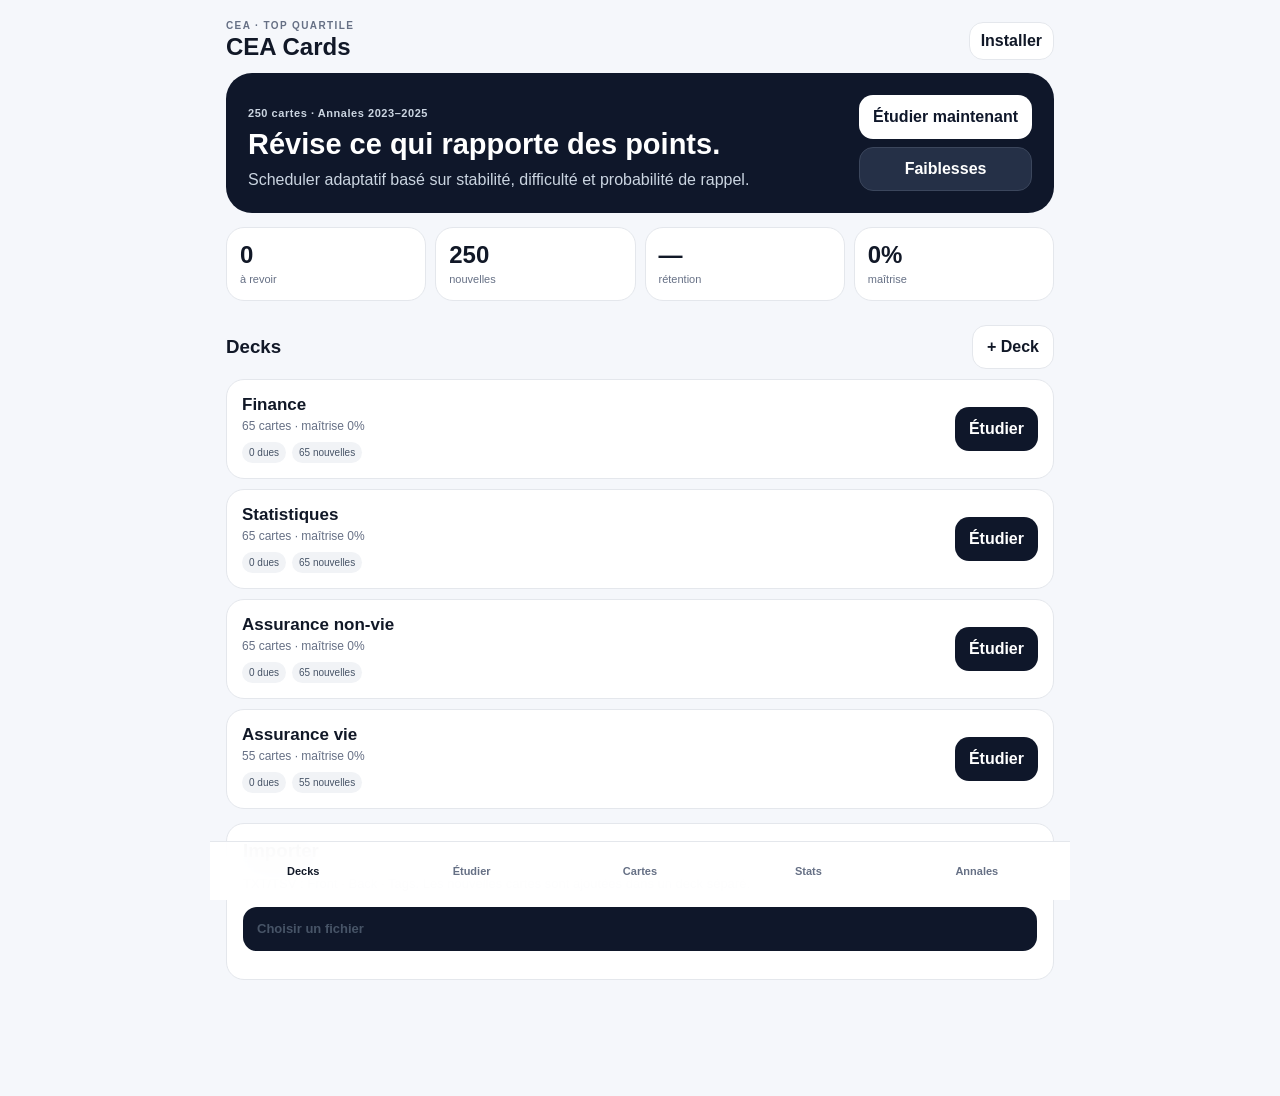
<file: index.html>
<!doctype html>
<html lang="fr">
<head>
<meta charset="utf-8">
<meta name="viewport" content="width=device-width,initial-scale=1,viewport-fit=cover">
<meta name="theme-color" content="#0f172a">
<meta name="apple-mobile-web-app-capable" content="yes">
<meta name="apple-mobile-web-app-status-bar-style" content="default">
<meta name="apple-mobile-web-app-title" content="CEA Cards">
<link rel="manifest" href="manifest.webmanifest">
<link rel="apple-touch-icon" href="icon-192.png">
<link rel="stylesheet" href="styles.css">
<title>CEA Cards</title>
</head>
<body>
<div id="app">
<header class="topbar">
  <div><div class="eyebrow">CEA · TOP QUARTILE</div><h1>CEA Cards</h1></div>
  <button id="installBtn" class="ghost small" type="button">Installer</button>
</header>

<main>
<section id="view-decks" class="view active">
  <div class="hero">
    <div>
      <span class="hero-kicker">250 cartes · Annales 2023–2025</span>
      <h2>Révise ce qui rapporte des points.</h2>
      <p>Scheduler adaptatif basé sur stabilité, difficulté et probabilité de rappel.</p>
    </div>
    <div class="hero-actions">
      <button id="studyAllBtn" class="primary light" type="button">Étudier maintenant</button>
      <button id="weakBtn" class="secondary-dark" type="button">Faiblesses</button>
    </div>
  </div>

  <div class="metric-grid">
    <div class="metric"><span id="dueCount">0</span><small>à revoir</small></div>
    <div class="metric"><span id="newCount">0</span><small>nouvelles</small></div>
    <div class="metric"><span id="retentionMini">—</span><small>rétention</small></div>
    <div class="metric"><span id="masteryMini">—</span><small>maîtrise</small></div>
  </div>

  <div class="section-head"><h3>Decks</h3><button id="newDeckBtn" class="ghost" type="button">+ Deck</button></div>
  <div id="deckList" class="deck-list"></div>

  <div class="panel">
    <h3>Importer</h3>
    <p class="muted">TXT/TSV : Front · Back · Tags. Les nouvelles cartes sont ajoutées dans un deck séparé.</p>
    <label class="file-button">Choisir un fichier<input id="tsvImport" type="file" accept=".txt,.tsv,text/plain,text/tab-separated-values"></label>
  </div>
</section>

<section id="view-study" class="view">
  <div class="study-head">
    <button id="studyBack" class="ghost" type="button">← Decks</button>
    <div id="studyProgress" class="progress-label">0 / 0</div>
    <button id="undoBtn" class="ghost" type="button">Annuler</button>
  </div>
  <div id="studyEmpty" class="empty hidden">
    <h2>Session terminée</h2><p>Aucune autre carte dans cette session.</p>
    <button id="studyEmptyBack" class="primary" type="button">Retour</button>
  </div>
  <div id="studyArea">
    <div class="study-meta"><span id="studyDeckName"></span><span id="studyState"></span></div>
    <div class="retrieval"><span>Rappel estimé</span><b id="retrievability">—</b></div>
    <article id="flashcard" class="flashcard" tabindex="0">
      <div id="cardFront" class="card-face"></div>
      <div id="cardBack" class="card-face answer hidden"></div>
    </article>
    <button id="showAnswerBtn" class="primary wide" type="button">Afficher la réponse</button>
    <div id="gradeRow" class="grade-row hidden">
      <button class="grade again" data-grade="1" type="button"><b>Again</b><span id="i1">1m</span></button>
      <button class="grade hard" data-grade="2" type="button"><b>Hard</b><span id="i2">—</span></button>
      <button class="grade good" data-grade="3" type="button"><b>Good</b><span id="i3">—</span></button>
      <button class="grade easy" data-grade="4" type="button"><b>Easy</b><span id="i4">—</span></button>
    </div>
    <div class="keyboard-hint">Espace = réponse · 1/2/3/4 = Again/Hard/Good/Easy</div>
  </div>
</section>

<section id="view-browse" class="view">
  <div class="section-head"><h2>Cartes</h2><button id="addCardBtn" class="primary" type="button">+ Carte</button></div>
  <div class="filters">
    <input id="searchCards" class="search" type="search" placeholder="Rechercher…">
    <select id="deckFilter" class="select"><option value="">Tous les decks</option></select>
  </div>
  <div id="cardList" class="card-list"></div>
</section>

<section id="view-stats" class="view">
  <h2>Statistiques</h2>
  <div class="metric-grid stats">
    <div class="metric"><span id="studiedToday">0</span><small>aujourd'hui</small></div>
    <div class="metric"><span id="retention">—</span><small>rétention</small></div>
    <div class="metric"><span id="streak">0</span><small>série</small></div>
    <div class="metric"><span id="mastery">—</span><small>maîtrise</small></div>
  </div>
  <div class="panel">
    <h3>Maîtrise par deck</h3>
    <div id="deckMastery" class="bars"></div>
  </div>
  <div class="panel">
    <h3>Intervalles</h3>
    <div id="intervalBars" class="bars"></div>
  </div>
  <div class="panel">
    <h3>Scheduler</h3>
    <label>Rétention cible
      <select id="targetRetention">
        <option value="0.85">85 % · moins de révisions</option>
        <option value="0.90">90 % · recommandé</option>
        <option value="0.92">92 %</option>
        <option value="0.95">95 % · intensif concours</option>
      </select>
    </label>
    <label>Nouvelles cartes / jour<input id="newLimit" type="number" min="0" max="250"></label>
    <label>Révisions / jour<input id="reviewLimit" type="number" min="0" max="9999"></label>
    <button id="saveSettings" class="primary" type="button">Enregistrer</button>
  </div>
  <div class="panel">
    <h3>Sauvegarde</h3>
    <div class="row">
      <button id="exportBtn" class="ghost" type="button">Exporter JSON</button>
      <label class="file-button compact">Restaurer JSON<input id="restoreInput" type="file" accept=".json,application/json"></label>
    </div>
  </div>
</section>

<section id="view-annales" class="view">
  <div class="section-head">
    <div>
      <div class="eyebrow">MODE EXAMEN · SOURCES OFFICIELLES IRM</div>
      <h2>Annales CEA</h2>
    </div>
  </div>

  <div id="annalesHome">
    <div class="panel exam-intro">
      <h3>Simulation dans les conditions du concours</h3>
      <p class="muted">Sujet officiel IRM, feuille-réponse dans l'app, compte à rebours de 3 heures, marquage des questions et sauvegarde automatique.</p>
      <p class="muted"><b>Rigueur :</b> l'IRM indique que les corrigés ne sont pas fournis. L'app ne présente donc aucune clé comme « officielle » si elle ne l'est pas.</p>
    </div>
    <div id="examYearList" class="exam-year-list"></div>

    <div class="panel">
      <h3>Historique des tentatives</h3>
      <div id="attemptHistory" class="attempt-history"></div>
    </div>
  </div>

  <div id="examRunner" class="hidden">
    <div class="exam-runner-head">
      <button id="examExitBtn" class="ghost" type="button">← Annales</button>
      <div>
        <div id="examYearTitle" class="exam-title"></div>
        <div id="examTimer" class="exam-timer">03:00:00</div>
      </div>
      <button id="examSubmitBtn" class="primary" type="button">Terminer</button>
    </div>

    <div class="exam-source-panel">
      <div>
        <b>Sujet officiel</b>
        <div class="muted" id="examSourceNote"></div>
      </div>
      <a id="officialPdfLink" class="primary pdf-link" target="_blank" rel="noopener">Ouvrir le PDF officiel</a>
    </div>

    <div class="exam-progress-wrap">
      <div class="exam-progress-bar"><div id="examProgressFill"></div></div>
      <div id="examProgressText" class="muted"></div>
    </div>

    <div class="exam-toolbar">
      <button id="prevExamQuestion" class="ghost" type="button">← Précédente</button>
      <select id="examSectionSelect" class="select compact-select">
        <option value="all">Toutes les matières</option>
        <option value="finance">Finance</option>
        <option value="stats">Statistiques</option>
        <option value="nonvie">Non-vie</option>
        <option value="vie">Vie</option>
      </select>
      <button id="flagQuestionBtn" class="ghost" type="button">⚐ Marquer</button>
      <button id="nextExamQuestion" class="ghost" type="button">Suivante →</button>
    </div>

    <div class="exam-question-card">
      <div class="exam-q-top">
        <span id="examQuestionNumber">Question 1 / 56</span>
        <span id="examQuestionSection" class="pill">Finance</span>
      </div>
      <p class="exam-instruction">Lis la question correspondante dans le sujet officiel, puis saisis ta réponse ici.</p>

      <div class="exam-answer-choices">
        <label><input type="radio" name="examAnswer" value="A"><span>A</span></label>
        <label><input type="radio" name="examAnswer" value="B"><span>B</span></label>
        <label><input type="radio" name="examAnswer" value="C"><span>C</span></label>
        <label><input type="radio" name="examAnswer" value="D"><span>D</span></label>
        <label><input type="radio" name="examAnswer" value="E"><span>E</span></label>
      </div>
      <button id="clearExamAnswer" class="ghost small" type="button">Effacer la réponse</button>
    </div>

    <div class="exam-grid-wrap">
      <div class="exam-grid-label">Feuille-réponse</div>
      <div id="examQuestionGrid" class="exam-question-grid"></div>
    </div>
  </div>

  <dialog id="examResultDialog">
    <div class="dialog-body">
      <h3>Résultat de la tentative</h3>
      <div id="examResultBody"></div>
      <button id="closeExamResult" class="primary wide" type="button">Fermer</button>
    </div>
  </dialog>
</section>

</main>

<nav class="bottom-nav">
  <button class="nav-btn active" data-view="decks" type="button">Decks</button>
  <button class="nav-btn" data-view="study" type="button">Étudier</button>
  <button class="nav-btn" data-view="browse" type="button">Cartes</button>
  <button class="nav-btn" data-view="stats" type="button">Stats</button>
      <button class="nav-btn" data-view="annales" type="button">Annales</button>
</nav>
</div>

<dialog id="cardDialog">
<form method="dialog" id="cardForm">
<h3 id="cardDialogTitle">Nouvelle carte</h3>
<input id="editCardId" type="hidden">
<label>Deck<select id="cardDeck"></select></label>
<label>Recto<textarea id="frontInput" rows="4" required></textarea></label>
<label>Verso<textarea id="backInput" rows="5" required></textarea></label>
<label>Tags<input id="tagsInput" type="text"></label>
<div class="dialog-actions">
<button id="deleteCardBtn" class="danger hidden" type="button">Supprimer</button>
<button class="ghost" value="cancel">Annuler</button>
<button id="saveCardBtn" class="primary" value="default">Enregistrer</button>
</div>
</form>
</dialog>

<dialog id="deckDialog"><form method="dialog" id="deckForm">
<h3>Nouveau deck</h3><label>Nom<input id="deckNameInput" required></label>
<div class="dialog-actions"><button class="ghost" value="cancel">Annuler</button><button class="primary" value="default">Créer</button></div>
</form></dialog>

<dialog id="installDialog"><div class="dialog-body">
<h3>Installer sur iPhone</h3>
<ol><li>Héberge ce dossier sur GitHub Pages ou un autre hébergeur HTTPS.</li><li>Ouvre l'adresse dans Safari.</li><li>Partager → <b>Sur l'écran d'accueil</b>.</li><li>Ouvre CEA Cards comme une app.</li></ol>
<button id="closeInstall" class="primary wide" type="button">OK</button>
</div></dialog>

<script src="starter_cards.js"></script>
<script src="app.js"></script>
</body>
</html>
</file>
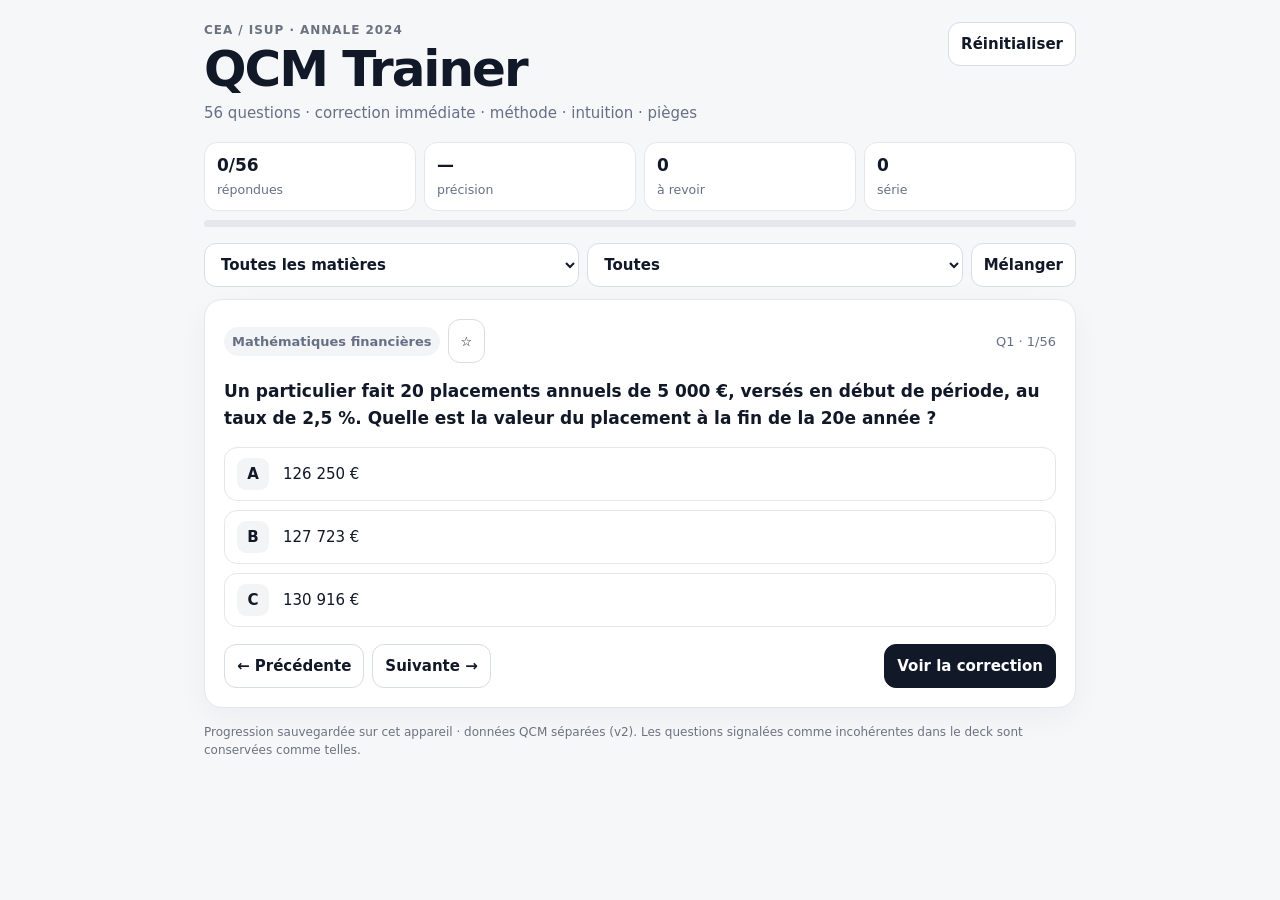
<file: qcm-2024/index.html>
<!doctype html><html lang="fr"><meta charset="utf-8"><meta name="viewport" content="width=device-width,initial-scale=1,viewport-fit=cover"><meta name="theme-color" content="#111827"><title>CEA 2024 · QCM Trainer</title><style>
*{box-sizing:border-box}body{margin:0;background:#f6f7f9;color:#111827;font:15px/1.48 system-ui,-apple-system,Segoe UI,sans-serif}main{max-width:900px;margin:auto;padding:22px 14px 50px}header{display:flex;justify-content:space-between;gap:16px;align-items:flex-start}.ey{font-size:12px;font-weight:800;letter-spacing:.08em;text-transform:uppercase;color:#6b7280}h1{font-size:clamp(30px,7vw,50px);line-height:1;margin:4px 0 8px;letter-spacing:-.04em}p{margin:0;color:#667085}.btn,select{min-height:44px;border:1px solid #d8dce3;border-radius:12px;background:white;color:#111827;padding:0 12px;font:inherit;font-weight:700}.btn{cursor:pointer}.dark{background:#111827;color:white;border-color:#111827}.stats{display:grid;grid-template-columns:repeat(4,1fr);gap:8px;margin:18px 0 9px}.st{background:white;border:1px solid #e5e7eb;border-radius:13px;padding:10px 12px}.st b{display:block;font-size:17px}.st small{color:#667085}.track{height:7px;background:#e5e7eb;border-radius:99px;overflow:hidden;margin:0 0 16px}.bar{height:100%;width:0;background:#111827}.controls{display:grid;grid-template-columns:1fr 1fr auto;gap:8px;margin-bottom:12px}.card{background:white;border:1px solid #e5e7eb;border-radius:18px;padding:19px;box-shadow:0 10px 30px #1118270b}.meta{display:flex;align-items:center;gap:8px;color:#667085;font-size:13px;margin-bottom:15px}.pill{background:#f3f4f6;border-radius:99px;padding:5px 8px;font-weight:750}.count{margin-left:auto}.q{font-size:17px;font-weight:650;line-height:1.55;margin-bottom:16px}.q b{font-weight:800}.opts{display:grid;gap:9px}.opt{display:grid;grid-template-columns:36px 1fr;gap:10px;align-items:center;width:100%;text-align:left;border:1px solid #e5e7eb;background:white;border-radius:13px;padding:10px 12px;min-height:54px;font:inherit;color:#111827;cursor:pointer}.letter{height:32px;width:32px;border-radius:9px;background:#f3f4f6;display:grid;place-items:center;font-weight:850}.opt.ok{border-color:#84d7a2;background:#f0fdf4}.opt.ok .letter{background:#dcfce7;color:#166534}.opt.no{border-color:#f6a9a9;background:#fef2f2}.opt.no .letter{background:#fee2e2;color:#991b1b}.opt.dim{opacity:.55}.feedback{margin-top:14px;padding:11px 13px;border-radius:11px;font-weight:780}.good{background:#f0fdf4;color:#166534;border:1px solid #bbf7d0}.bad{background:#fef2f2;color:#991b1b;border:1px solid #fecaca}.warn{background:#fffbeb;color:#92400e;border:1px solid #fde68a}.sketch{margin-top:12px;padding:13px;border:1px dashed #f59e0b;background:#fffbeb;border-radius:13px;display:flex;justify-content:space-between;gap:12px;align-items:center}.sketch b{color:#92400e}.timer{font-weight:900;font-variant-numeric:tabular-nums;font-size:19px;color:#92400e}.explain{margin-top:14px;border-top:1px solid #e5e7eb;padding-top:14px;line-height:1.55;color:#374151}.explain b{color:#111827}.nav{display:flex;gap:8px;flex-wrap:wrap;margin-top:17px}.nav .reveal{margin-left:auto}.review{margin-top:13px;background:#eef2f6;border-radius:13px;padding:13px;display:flex;justify-content:space-between;gap:12px;align-items:center}.hide{display:none!important}footer{font-size:12px;color:#6b7280;margin-top:16px}.empty{text-align:center;padding:35px 5px;color:#667085}@media(max-width:650px){main{padding-top:16px}.stats{grid-template-columns:1fr 1fr}.controls{grid-template-columns:1fr 1fr}.controls .shuffle{grid-column:1/-1}.card{padding:15px}.nav{display:grid;grid-template-columns:1fr 1fr}.nav .reveal{grid-column:1/-1;margin:0}.sketch,.review{align-items:flex-start;flex-direction:column}}@media(max-width:390px){.controls{grid-template-columns:1fr}.controls .shuffle{grid-column:auto}}
</style><main><header><div><div class="ey">CEA / ISUP · Annale 2024</div><h1>QCM Trainer</h1><p>56 questions · correction immédiate · méthode · intuition · pièges</p></div><button class="btn" id="reset">Réinitialiser</button></header><section class="stats"><div class="st"><b id="prog">0/56</b><small>répondues</small></div><div class="st"><b id="score">—</b><small>précision</small></div><div class="st"><b id="mist">0</b><small>à revoir</small></div><div class="st"><b id="streak">0</b><small>série</small></div></section><div class="track"><div class="bar" id="bar"></div></div><section class="controls"><select id="section" aria-label="Matière"><option value="all">Toutes les matières</option></select><select id="mode" aria-label="Mode"><option value="all">Toutes</option><option value="unanswered">Non répondues</option><option value="mistakes">Mes erreurs</option><option value="flagged">Marquées</option></select><button class="btn shuffle" id="shuffle">Mélanger</button></section><article class="card"><div class="meta"><span class="pill" id="badge">—</span><button class="btn" id="flag" aria-label="Marquer la question">☆</button><span class="count" id="count"></span></div><div class="q" id="question"></div><div class="opts" id="opts"></div><div id="fb" class="feedback hide"></div><div id="sketch" class="sketch hide"><div><b>Erreur → sketch papier 5 min</b><p>Écris la règle, ton erreur, puis un mini-exemple.</p></div><div><span class="timer" id="timer">05:00</span> <button class="btn" id="timerBtn">Démarrer</button></div></div><div id="explain" class="explain hide"></div><div class="nav"><button class="btn" id="prev">← Précédente</button><button class="btn" id="next">Suivante →</button><button class="btn dark reveal" id="reveal">Voir la correction</button></div></article><aside class="review hide" id="review"><div><b>Révision ciblée</b><p>Rejoue uniquement les questions ratées.</p></div><button class="btn" id="wrongOnly">Revoir mes erreurs</button></aside><footer>Progression sauvegardée sur cet appareil · données QCM séparées (v2). Les questions signalées comme incohérentes dans le deck sont conservées comme telles.</footer></main><script>
const DATA_URL="./questions.json?v=2",KEY="cea2024-trainer-v1";let Q=[],view=[],idx=0,timer=null,sec=300,S={a:{},f:{},order:[],streak:0,best:0,current:null};
const $=x=>document.getElementById(x);async function boot(){try{const res=await fetch(DATA_URL,{cache:'no-store'});if(!res.ok)throw new Error('questions.json: HTTP '+res.status);const cfg=await res.json();if(!cfg||cfg.version!==2||cfg.encoding!=='gzip-base64'||typeof cfg.data!=='string')throw new Error('Format de deck invalide');const raw=cfg.data.replace(/\\s/g,'');const bin=Uint8Array.from(atob(raw),c=>c.charCodeAt(0));if(typeof DecompressionStream!=='function')throw new Error('Ce navigateur ne prend pas en charge la décompression gzip');const ds=new DecompressionStream('gzip'),txt=await new Response(new Blob([bin]).stream().pipeThrough(ds)).text();Q=JSON.parse(txt);if(!Array.isArray(Q)||Q.length!==56)throw new Error('Deck incomplet: '+(Array.isArray(Q)?Q.length:'?')+'/56');load();setup();apply(true)}catch(e){$('question').innerHTML='<div class="empty"><b>Impossible de charger le deck.</b><br>'+String(e)+'<br><br><button class="btn" id="retryLoad">Réessayer</button></div>';setTimeout(()=>{const b=$('retryLoad');if(b)b.onclick=()=>location.reload()},0)}}
function load(){try{const x=JSON.parse(localStorage.getItem(KEY)||'null');if(x)S={...S,...x}}catch(e){}if(!S.order?.length)S.order=Q.map(q=>q.id)}function save(){localStorage.setItem(KEY,JSON.stringify(S))}function setup(){[...new Set(Q.map(q=>q.section))].forEach(s=>{let o=document.createElement('option');o.value=s;o.textContent=s;$('section').append(o)});$('section').onchange=()=>apply();$('mode').onchange=()=>apply();$('shuffle').onclick=shuffle;$('prev').onclick=()=>go(-1);$('next').onclick=()=>go(1);$('flag').onclick=flag;$('reveal').onclick=toggleExplain;$('wrongOnly').onclick=()=>{$('mode').value='mistakes';apply()};$('timerBtn').onclick=toggleTimer;$('reset').onclick=reset;document.addEventListener('keydown',e=>{if(/INPUT|SELECT|TEXTAREA/.test(document.activeElement?.tagName))return;let q=view[idx];if(!q)return;let k=e.key.toUpperCase();if('ABCDE'.includes(k)){let b=[...document.querySelectorAll('.opt')].find(x=>x.dataset.l===k);if(b&&!b.disabled)b.click()}if(e.key==='ArrowRight')go(1);if(e.key==='ArrowLeft')go(-1)})}
function ans(id){return S.a[id]}function wrong(q){let a=ans(q.id);return !!a&&(q.answer===null||!a.ok)}function apply(keep=false){let sf=$('section').value,m=$('mode').value,ord=S.order.map(id=>Q.find(q=>q.id===id)).filter(Boolean);view=ord.filter(q=>(sf==='all'||q.section===sf)&&(m==='all'||m==='unanswered'&&!ans(q.id)||m==='mistakes'&&wrong(q)||m==='flagged'&&S.f[q.id]));if(!view.length){renderEmpty();return}let f=keep?view.findIndex(q=>q.id===S.current):-1;idx=f>=0?f:Math.min(idx,view.length-1);render()}
function renderEmpty(){$('badge').textContent='—';$('count').textContent='0 question';$('question').innerHTML='<div class="empty"><b>Aucune question dans ce filtre.</b><br>Change de matière ou de mode.</div>';$('opts').innerHTML='';$('fb').className='feedback hide';$('explain').className='explain hide';$('sketch').className='sketch hide';$('prev').disabled=$('next').disabled=$('reveal').disabled=$('flag').disabled=true;stats()}
function render(){stopTimer();resetTimer();let q=view[idx];S.current=q.id;save();$('badge').textContent=q.section;$('count').textContent=`Q${q.num} · ${idx+1}/${view.length}`;$('question').innerHTML=q.prompt;$('flag').disabled=false;$('flag').textContent=S.f[q.id]?'★':'☆';$('flag').setAttribute('aria-pressed',String(!!S.f[q.id]));$('opts').innerHTML='';let a=ans(q.id);q.choices.forEach(([l,h])=>{let b=document.createElement('button');b.className='opt';b.dataset.l=l;b.innerHTML=`<span class="letter">${l}</span><span>${h}</span>`;b.onclick=()=>submit(q,l);if(a){decorate(b,q,a.choice);b.disabled=true}$('opts').append(b)});$('fb').className='feedback hide';$('explain').className='explain hide';$('explain').innerHTML=q.back;$('sketch').className='sketch hide';if(a)feedback(q,a.choice);$('reveal').disabled=false;$('reveal').textContent=a?'Masquer la correction':'Voir la correction';if(a)$('explain').classList.remove('hide');$('prev').disabled=idx===0;$('next').disabled=idx===view.length-1;stats()}
function decorate(b,q,ch){let l=b.dataset.l;if(q.answer&&l===q.answer)b.classList.add('ok');if(l===ch&&(!q.answer||ch!==q.answer))b.classList.add('no');if(l!==ch&&(!q.answer||l!==q.answer))b.classList.add('dim')}
function submit(q,l){if(ans(q.id))return;let ok=q.answer?l===q.answer:false;S.a[q.id]={choice:l,ok};if(ok){S.streak=(S.streak||0)+1;S.best=Math.max(S.best||0,S.streak)}else S.streak=0;save();[...document.querySelectorAll('.opt')].forEach(b=>{decorate(b,q,l);b.disabled=true});feedback(q,l);$('explain').classList.remove('hide');$('reveal').textContent='Masquer la correction';stats()}
function feedback(q,l){let ok=q.answer&&l===q.answer;$('fb').className='feedback '+(q.answer===null?'warn':ok?'good':'bad');$('fb').textContent=q.answer===null?'⚠️ Aucune option n’est correcte selon le calcul du deck.':ok?'✓ Correct — '+q.answer:'✕ À revoir — réponse attendue : '+q.answer;if(!ok){$('sketch').classList.remove('hide')}else $('sketch').classList.add('hide')}
function stats(){let done=Q.filter(q=>ans(q.id)).length,ok=Q.filter(q=>ans(q.id)?.ok).length,m=Q.filter(wrong).length;$('prog').textContent=`${done}/56`;$('score').textContent=done?Math.round(100*ok/done)+'%':'—';$('mist').textContent=m;$('streak').textContent=S.streak||0;$('bar').style.width=(100*done/56)+'%';$('review').classList.toggle('hide',m===0)}function go(d){if(!view.length)return;idx=Math.max(0,Math.min(view.length-1,idx+d));render();scrollTo({top:0,behavior:'smooth'})}function flag(){let q=view[idx];if(!q)return;S.f[q.id]=!S.f[q.id];if(!S.f[q.id])delete S.f[q.id];save();render()}function toggleExplain(){$('explain').classList.toggle('hide');$('reveal').textContent=$('explain').classList.contains('hide')?'Voir la correction':'Masquer la correction'}function shuffle(){for(let a=[...S.order],i=a.length-1;i>0;i--){let j=Math.floor(Math.random()*(i+1));[a[i],a[j]]=[a[j],a[i]]}S.order=a;save();idx=0;apply()}function reset(){if(!confirm('Effacer toute la progression, les erreurs et les questions marquées ?'))return;localStorage.removeItem(KEY);S={a:{},f:{},order:Q.map(q=>q.id),streak:0,best:0,current:null};$('section').value=$('mode').value='all';idx=0;apply()}function resetTimer(){sec=300;$('timer').textContent='05:00';$('timerBtn').textContent='Démarrer';$('timerBtn').disabled=false}function stopTimer(){if(timer){clearInterval(timer);timer=null}}function toggleTimer(){if(timer){stopTimer();$('timerBtn').textContent='Reprendre';return}if(sec===0)resetTimer();timer=setInterval(()=>{sec=Math.max(0,sec-1);let m=String(Math.floor(sec/60)).padStart(2,'0'),s=String(sec%60).padStart(2,'0');$('timer').textContent=m+':'+s;if(sec===0){stopTimer();$('timerBtn').textContent='Terminé ✓';$('timerBtn').disabled=true}},1000);$('timerBtn').textContent='Pause'}boot();
</script></html>
</file>
<file: styles.css>
:root{--bg:#f5f7fb;--surface:#fff;--text:#111827;--muted:#667085;--line:#e4e7ec;--dark:#0f172a;--accent:#111827;--again:#feeceb;--hard:#fff3d6;--good:#e7f6ec;--easy:#eaf0ff}
*{box-sizing:border-box}html{background:var(--bg)}body{margin:0;background:var(--bg);color:var(--text);font-family:-apple-system,BlinkMacSystemFont,"SF Pro Text","Segoe UI",sans-serif}button,input,textarea,select{font:inherit}button{cursor:pointer}#app{max-width:860px;margin:auto;min-height:100dvh;padding-bottom:88px}.topbar{position:sticky;top:0;z-index:10;display:flex;justify-content:space-between;align-items:center;padding:20px 16px 12px;background:rgba(245,247,251,.92);backdrop-filter:blur(18px)}.topbar h1{margin:2px 0 0;font-size:24px}.eyebrow{font-size:10px;letter-spacing:.14em;font-weight:800;color:var(--muted)}main{padding:0 16px 28px}.view{display:none}.view.active{display:block}
.hero{background:var(--dark);color:#fff;border-radius:26px;padding:22px;display:grid;grid-template-columns:1fr auto;gap:20px;align-items:end}.hero-kicker{font-size:11px;font-weight:800;color:#cbd5e1;letter-spacing:.05em}.hero h2{font-size:29px;line-height:1.08;margin:8px 0}.hero p{margin:0;color:#cbd5e1;line-height:1.45}.hero-actions{display:grid;gap:8px;min-width:170px}.primary,.ghost,.secondary-dark,.danger,.file-button{border:0;border-radius:14px;min-height:44px;padding:11px 14px;font-weight:750}.primary{background:var(--dark);color:white}.light{background:white;color:var(--dark)}.secondary-dark{background:#253047;color:white;border:1px solid #3b465c}.ghost{background:var(--surface);border:1px solid var(--line);color:var(--text)}.danger{background:#fee2e2;color:#991b1b}.small{min-height:38px;padding:8px 11px}.wide{width:100%}
.metric-grid{display:grid;grid-template-columns:repeat(4,1fr);gap:9px;margin:14px 0 24px}.metric{background:var(--surface);border:1px solid var(--line);border-radius:18px;padding:13px;min-width:0}.metric span{font-size:24px;font-weight:850;display:block}.metric small{font-size:11px;color:var(--muted)}.section-head{display:flex;justify-content:space-between;align-items:center;gap:10px;margin:18px 0 10px}.section-head h2,.section-head h3{margin:0}.deck-list,.card-list{display:grid;gap:10px}.deck{background:var(--surface);border:1px solid var(--line);border-radius:18px;padding:15px;display:grid;grid-template-columns:1fr auto;gap:12px;align-items:center}.deck h4{margin:0 0 4px;font-size:17px}.deck p{margin:0;color:var(--muted);font-size:12px}.counts{display:flex;gap:6px;flex-wrap:wrap;margin-top:9px}.pill{font-size:10px;padding:5px 7px;border-radius:999px;background:#f1f3f6;color:#475467}.panel{background:var(--surface);border:1px solid var(--line);border-radius:18px;padding:16px;margin-top:14px}.panel h3{margin:0 0 8px}.muted{color:var(--muted);font-size:13px;line-height:1.45}.file-button{display:inline-flex;align-items:center;background:var(--dark);color:white}.file-button input{display:none}.compact{padding:10px 12px}
.study-head{display:flex;justify-content:space-between;align-items:center;gap:10px;margin-bottom:8px}.progress-label{font-size:13px;color:var(--muted);font-weight:700}.study-meta{display:flex;justify-content:space-between;font-size:11px;color:var(--muted);margin:7px 2px}.retrieval{display:flex;justify-content:flex-end;gap:7px;align-items:center;font-size:11px;color:var(--muted);margin-bottom:8px}.retrieval b{color:var(--text)}.flashcard{background:var(--surface);border:1px solid var(--line);border-radius:25px;min-height:325px;padding:25px 21px;display:flex;flex-direction:column;justify-content:center;box-shadow:0 12px 38px rgba(16,24,40,.05);outline:none}.flashcard:focus{box-shadow:0 0 0 3px rgba(15,23,42,.12)}.card-face{font-size:21px;line-height:1.48;overflow-wrap:anywhere}.answer{border-top:1px solid var(--line);padding-top:21px;margin-top:21px}.hidden{display:none!important}#showAnswerBtn{margin-top:12px}.grade-row{display:grid;grid-template-columns:repeat(4,1fr);gap:7px;margin-top:11px}.grade{border:0;border-radius:14px;min-height:61px;padding:9px 4px;color:#111827}.grade b,.grade span{display:block}.grade span{font-size:10px;color:#475467;margin-top:4px}.again{background:var(--again)}.hard{background:var(--hard)}.good{background:var(--good)}.easy{background:var(--easy)}.keyboard-hint{text-align:center;color:#98a2b3;font-size:10px;margin-top:10px}.empty{text-align:center;padding:65px 15px}.empty p{color:var(--muted)}
.filters{display:grid;grid-template-columns:1fr 220px;gap:8px}.search,.select,.panel input,.panel select,dialog input,dialog textarea,dialog select{width:100%;background:var(--surface);color:var(--text);border:1px solid var(--line);border-radius:13px;padding:12px;font-size:16px}.card-row{display:block;width:100%;text-align:left;background:var(--surface);border:1px solid var(--line);border-radius:16px;padding:13px;color:var(--text)}.card-row h4{margin:0 0 5px;font-size:14px}.card-row p{margin:0;color:var(--muted);font-size:12px;line-height:1.4}.card-row .meta{font-size:10px;color:#98a2b3;margin-top:8px}.bars{display:grid;gap:9px}.bar-row{display:grid;grid-template-columns:100px 1fr 43px;gap:8px;align-items:center;font-size:11px;color:var(--muted)}.bar-track{height:9px;background:#eef1f5;border-radius:999px;overflow:hidden}.bar-fill{height:100%;background:var(--dark);border-radius:999px}.panel label{display:grid;gap:5px;margin:12px 0;font-size:13px;color:#475467}.row{display:flex;flex-wrap:wrap;gap:8px}
.bottom-nav{position:fixed;z-index:20;bottom:0;left:50%;transform:translateX(-50%);width:100%;max-width:860px;display:grid;grid-template-columns:repeat(5,1fr);padding:7px 9px calc(7px + env(safe-area-inset-bottom));background:rgba(255,255,255,.95);backdrop-filter:blur(18px);border-top:1px solid var(--line)}.nav-btn{border:0;background:transparent;color:var(--muted);font-size:11px;font-weight:800;min-height:44px}.nav-btn.active{color:var(--text)}
dialog{border:0;border-radius:22px;width:min(92vw,560px);padding:0;box-shadow:0 28px 75px rgba(0,0,0,.25);background:var(--surface);color:var(--text)}dialog::backdrop{background:rgba(15,23,42,.5)}dialog form,.dialog-body{padding:20px}dialog h3{margin-top:0}dialog label{display:grid;gap:5px;margin:12px 0;font-size:13px}.dialog-actions{display:flex;flex-wrap:wrap;justify-content:flex-end;gap:8px;margin-top:17px}ol{padding-left:21px;line-height:1.65}
@media(max-width:560px){.hero{grid-template-columns:1fr}.hero-actions{grid-template-columns:1fr 1fr}.metric-grid{grid-template-columns:repeat(2,1fr)}.filters{grid-template-columns:1fr}.flashcard{min-height:300px}.grade-row{gap:5px}.grade{font-size:12px}.bar-row{grid-template-columns:82px 1fr 36px}}
@media(prefers-color-scheme:dark){:root{--bg:#090e16;--surface:#111827;--text:#f8fafc;--muted:#9ca3af;--line:#263244;--dark:#e5e7eb}.topbar{background:rgba(9,14,22,.92)}.primary{background:#f8fafc;color:#111827}.hero{background:#111827}.ghost{background:#111827}.pill{background:#202a3a;color:#cbd5e1}.bottom-nav{background:rgba(17,24,39,.96)}.bar-track{background:#273244}.bar-fill{background:#f1f5f9}.retrieval b{color:#fff}}

/* Annales */
.exam-year-list{display:grid;gap:10px;margin-top:14px}
.exam-year-card{background:var(--surface);border:1px solid var(--line);border-radius:18px;padding:16px;display:grid;grid-template-columns:1fr auto;gap:12px;align-items:center}
.exam-year-card h3{margin:0 0 5px}.exam-year-card p{margin:0;color:var(--muted);font-size:12px;line-height:1.45}.exam-year-meta{display:flex;gap:7px;flex-wrap:wrap;margin-top:9px}
.exam-intro{border-left:4px solid var(--text)}
.attempt-history{display:grid;gap:8px}.attempt-row{border-top:1px solid var(--line);padding-top:9px;display:grid;grid-template-columns:1fr auto;gap:8px;font-size:12px}.attempt-row:first-child{border-top:0}
.exam-runner-head{display:grid;grid-template-columns:auto 1fr auto;align-items:center;gap:12px;margin-bottom:12px}.exam-runner-head>div{text-align:center}.exam-title{font-weight:850}.exam-timer{font-variant-numeric:tabular-nums;font-size:23px;font-weight:900;margin-top:2px}
.exam-source-panel{background:var(--surface);border:1px solid var(--line);border-radius:17px;padding:13px;display:flex;align-items:center;justify-content:space-between;gap:12px}.pdf-link{text-decoration:none;display:inline-flex;align-items:center;justify-content:center}
.exam-progress-wrap{margin:15px 0}.exam-progress-bar{height:8px;background:#e9edf3;border-radius:99px;overflow:hidden}.exam-progress-bar>div{height:100%;width:0;background:var(--text);border-radius:99px;transition:width .2s ease}.exam-progress-wrap .muted{text-align:right;margin-top:5px;font-size:11px}
.exam-toolbar{display:grid;grid-template-columns:auto 1fr auto auto;gap:7px;align-items:center;margin:12px 0}.compact-select{min-width:0}
.exam-question-card{background:var(--surface);border:1px solid var(--line);border-radius:22px;padding:18px;margin-top:10px}.exam-q-top{display:flex;align-items:center;justify-content:space-between;gap:10px;font-weight:800}.exam-instruction{font-size:14px;color:var(--muted);line-height:1.5;margin:18px 0}
.exam-answer-choices{display:grid;grid-template-columns:repeat(5,1fr);gap:8px;margin:12px 0 16px}.exam-answer-choices label{cursor:pointer}.exam-answer-choices input{position:absolute;opacity:0;pointer-events:none}.exam-answer-choices span{display:flex;align-items:center;justify-content:center;min-height:56px;border:1px solid var(--line);border-radius:14px;font-size:18px;font-weight:850;background:var(--surface)}.exam-answer-choices input:checked+span{background:var(--text);color:var(--surface);border-color:var(--text)}
.exam-grid-wrap{margin-top:18px}.exam-grid-label{font-size:12px;color:var(--muted);font-weight:750;margin-bottom:8px}.exam-question-grid{display:grid;grid-template-columns:repeat(14,1fr);gap:5px}.exam-q-btn{border:1px solid var(--line);background:var(--surface);color:var(--text);min-height:38px;border-radius:9px;font-size:11px;font-weight:700;position:relative}.exam-q-btn.answered{background:#e8f7ee;border-color:#b8dfc4;color:#154c2b}.exam-q-btn.flagged::after{content:"";position:absolute;right:4px;top:4px;width:6px;height:6px;border-radius:50%;background:#d97706}.exam-q-btn.current{outline:2px solid var(--text);outline-offset:1px}
.result-score-grid{display:grid;grid-template-columns:repeat(3,1fr);gap:8px;margin:13px 0}.result-score{border:1px solid var(--line);border-radius:14px;padding:12px;text-align:center}.result-score b{display:block;font-size:24px}.result-score span{font-size:11px;color:var(--muted)}
.result-note{font-size:12px;line-height:1.5;color:var(--muted);background:#f7f8fa;border-radius:12px;padding:11px}.manual-key-box{margin-top:14px}.manual-key-box textarea{width:100%;min-height:90px;border:1px solid var(--line);border-radius:12px;padding:10px;font-size:13px}
@media(max-width:600px){.exam-source-panel{display:grid}.pdf-link{width:100%}.exam-toolbar{grid-template-columns:1fr 1fr}.exam-answer-choices{gap:5px}.exam-answer-choices span{min-height:50px}.exam-question-grid{grid-template-columns:repeat(7,1fr)}}
</file>
